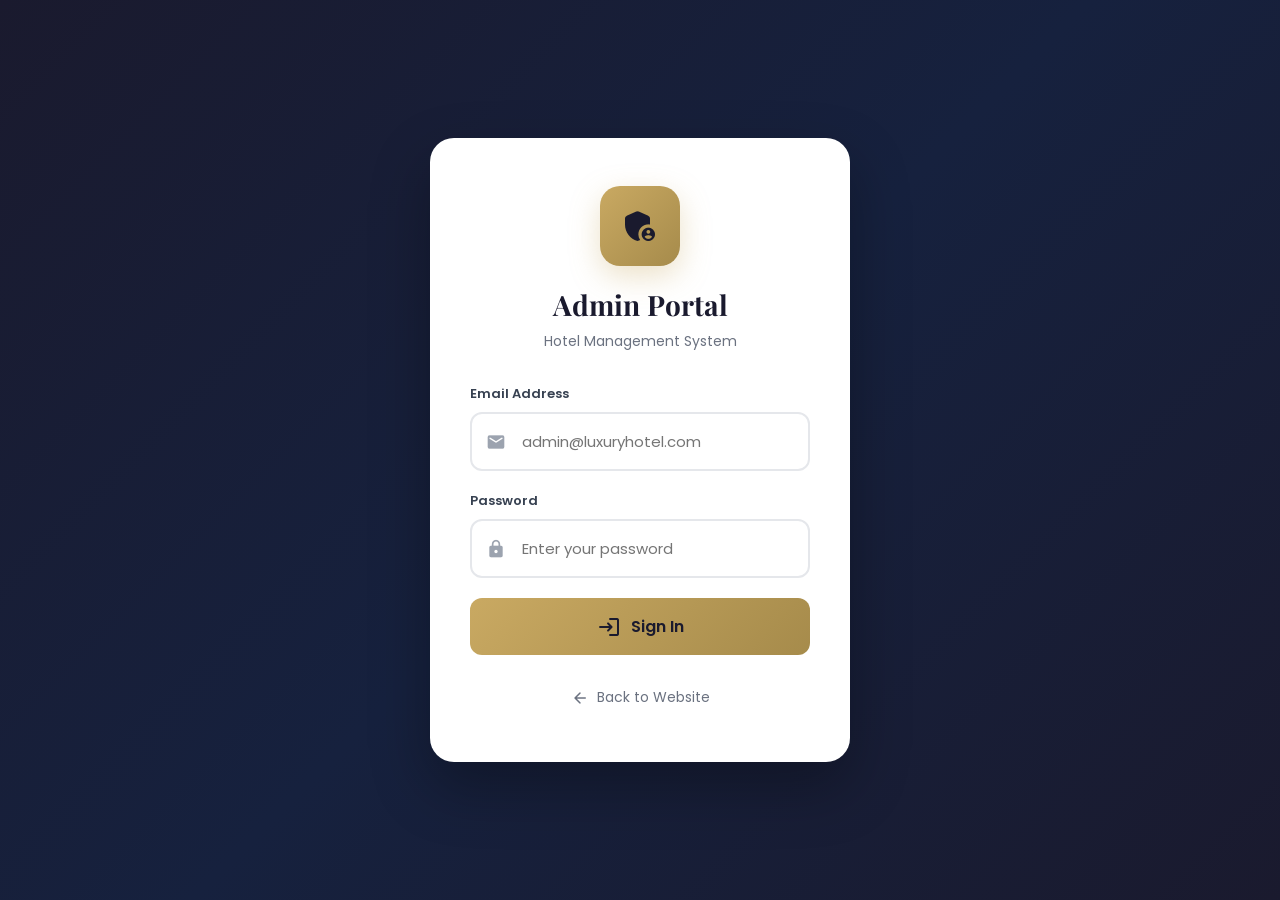
<file: admin-dashboard.html>
<!DOCTYPE html>
<html lang="en">
<head>
    <meta charset="UTF-8">
    <meta name="viewport" content="width=device-width, initial-scale=1.0">
    <title>Admin Dashboard - Luxury Hotel</title>
    <link href="https://fonts.googleapis.com/css2?family=Poppins:wght@300;400;500;600;700&display=swap" rel="stylesheet">
    <link href="https://fonts.googleapis.com/icon?family=Material+Icons+Round" rel="stylesheet">
    <style>
        * { margin: 0; padding: 0; box-sizing: border-box; }
        
        :root {
            --gold: #c9a962;
            --gold-dark: #a68b4b;
            --primary: #1a1a2e;
            --primary-light: #16213e;
            --white: #ffffff;
            --gray-50: #f8f9fa;
            --gray-100: #f3f4f6;
            --gray-200: #e5e7eb;
            --gray-300: #d1d5db;
            --gray-400: #9ca3af;
            --gray-500: #6b7280;
            --gray-600: #4b5563;
            --gray-700: #374151;
            --gray-800: #1f2937;
            --success: #10b981;
            --warning: #f59e0b;
            --danger: #ef4444;
            --blue: #3b82f6;
            --purple: #8b5cf6;
        }

        body {
            font-family: 'Poppins', sans-serif;
            background: var(--gray-100);
            color: var(--gray-800);
        }

        /* Sidebar */
        .sidebar {
            position: fixed;
            left: 0;
            top: 0;
            bottom: 0;
            width: 260px;
            background: var(--primary);
            display: flex;
            flex-direction: column;
            z-index: 100;
        }

        .sidebar-header {
            display: flex;
            align-items: center;
            gap: 12px;
            padding: 24px;
            border-bottom: 1px solid rgba(255,255,255,0.1);
        }

        .sidebar-header .material-icons-round {
            font-size: 28px;
            color: var(--gold);
        }

        .sidebar-header .logo {
            font-size: 18px;
            font-weight: 700;
            color: var(--white);
        }

        .sidebar-nav {
            flex: 1;
            padding: 16px 12px;
        }

        .nav-item {
            display: flex;
            align-items: center;
            gap: 12px;
            padding: 14px 16px;
            border-radius: 10px;
            color: var(--gray-400);
            text-decoration: none;
            font-size: 14px;
            font-weight: 500;
            cursor: pointer;
            transition: all 0.3s;
            border: none;
            background: none;
            width: 100%;
            text-align: left;
            margin-bottom: 4px;
        }

        .nav-item .material-icons-round { font-size: 20px; }
        .nav-item:hover { background: rgba(255,255,255,0.08); color: var(--white); }
        .nav-item.active { background: linear-gradient(135deg, var(--gold), var(--gold-dark)); color: var(--primary); }

        .sidebar-footer {
            padding: 16px 12px;
            border-top: 1px solid rgba(255,255,255,0.1);
        }

        /* Main Content */
        .main-content {
            margin-left: 260px;
            min-height: 100vh;
        }

        /* Top Bar */
        .topbar {
            height: 70px;
            background: var(--white);
            border-bottom: 1px solid var(--gray-200);
            display: flex;
            align-items: center;
            justify-content: space-between;
            padding: 0 32px;
            position: sticky;
            top: 0;
            z-index: 50;
        }

        .topbar h1 {
            font-size: 20px;
            font-weight: 700;
            color: var(--gray-800);
        }

        .admin-info {
            display: flex;
            align-items: center;
            gap: 12px;
        }

        .admin-avatar {
            width: 42px;
            height: 42px;
            background: linear-gradient(135deg, var(--gold), var(--gold-dark));
            border-radius: 10px;
            display: flex;
            align-items: center;
            justify-content: center;
            font-weight: 700;
            color: var(--primary);
            font-size: 16px;
        }

        .admin-info div { display: flex; flex-direction: column; }
        .admin-name { font-weight: 600; font-size: 14px; }
        .admin-role { font-size: 12px; color: var(--gray-500); text-transform: capitalize; }

        /* Content */
        .content-section {
            padding: 32px;
            display: none;
        }
        .content-section.active { display: block; }

        /* Stats Grid */
        .stats-grid {
            display: grid;
            grid-template-columns: repeat(4, 1fr);
            gap: 24px;
            margin-bottom: 32px;
        }

        .stat-card {
            background: var(--white);
            border-radius: 16px;
            padding: 24px;
            display: flex;
            align-items: center;
            gap: 20px;
            box-shadow: 0 1px 3px rgba(0,0,0,0.1);
        }

        .stat-icon {
            width: 56px;
            height: 56px;
            border-radius: 12px;
            display: flex;
            align-items: center;
            justify-content: center;
        }
        .stat-icon .material-icons-round { font-size: 28px; color: white; }
        .stat-card.blue .stat-icon { background: linear-gradient(135deg, var(--blue), #2563eb); }
        .stat-card.orange .stat-icon { background: linear-gradient(135deg, var(--warning), #ea580c); }
        .stat-card.green .stat-icon { background: linear-gradient(135deg, var(--success), #059669); }
        .stat-card.purple .stat-icon { background: linear-gradient(135deg, var(--purple), #7c3aed); }

        .stat-number { font-size: 28px; font-weight: 800; color: var(--gray-800); }
        .stat-label { font-size: 13px; color: var(--gray-500); margin-top: 4px; }

        /* Card */
        .card {
            background: var(--white);
            border-radius: 16px;
            box-shadow: 0 1px 3px rgba(0,0,0,0.1);
            overflow: hidden;
        }

        .card-header {
            display: flex;
            align-items: center;
            justify-content: space-between;
            padding: 20px 24px;
            border-bottom: 1px solid var(--gray-100);
        }

        .card-header h2 { font-size: 16px; font-weight: 700; color: var(--gray-800); }

        /* Table */
        .data-table { width: 100%; border-collapse: collapse; }
        .data-table th {
            background: var(--gray-50);
            padding: 12px 16px;
            text-align: left;
            font-size: 12px;
            font-weight: 600;
            color: var(--gray-500);
            text-transform: uppercase;
        }
        .data-table td {
            padding: 14px 16px;
            border-bottom: 1px solid var(--gray-100);
            font-size: 14px;
        }
        .data-table tr:last-child td { border-bottom: none; }
        .data-table tr:hover td { background: var(--gray-50); }

        /* Badge */
        .status-badge, .role-badge {
            display: inline-block;
            padding: 4px 12px;
            border-radius: 100px;
            font-size: 11px;
            font-weight: 600;
        }
        .status-badge.pending { background: rgba(245,158,11,0.12); color: var(--warning); }
        .status-badge.confirmed, .status-badge.active { background: rgba(16,185,129,0.12); color: var(--success); }
        .status-badge.checked_in { background: rgba(59,130,246,0.12); color: var(--blue); }
        .status-badge.checked_out, .status-badge.completed { background: rgba(107,114,128,0.12); color: var(--gray-600); }
        .status-badge.cancelled { background: rgba(239,68,68,0.12); color: var(--danger); }
        
        .role-badge.admin { background: rgba(139, 92, 246, 0.1); color: var(--purple); }
        .role-badge.staff { background: rgba(59, 130, 246, 0.1); color: var(--blue); }
        .role-badge.customer { background: rgba(16, 185, 129, 0.1); color: var(--success); }

        /* Action Buttons */
        .action-btn {
            width: 34px;
            height: 34px;
            border-radius: 8px;
            border: none;
            cursor: pointer;
            display: inline-flex;
            align-items: center;
            justify-content: center;
            transition: all 0.3s;
        }
        .action-btn .material-icons-round { font-size: 18px; }
        .action-btn.edit { background: rgba(245,158,11,0.12); color: var(--warning); }
        .action-btn.delete { background: rgba(239,68,68,0.12); color: var(--danger); }
        .action-btn:hover { transform: scale(1.1); }

        /* Buttons */
        .btn {
            display: inline-flex;
            align-items: center;
            gap: 8px;
            padding: 10px 18px;
            font-size: 14px;
            font-weight: 600;
            border-radius: 10px;
            border: none;
            cursor: pointer;
            transition: all 0.3s;
            font-family: inherit;
        }
        .btn-primary { background: linear-gradient(135deg, var(--gold), var(--gold-dark)); color: var(--primary); }
        .btn-outline { background: transparent; border: 2px solid var(--gray-200); color: var(--gray-600); }
        .btn-outline:hover { border-color: var(--gold); color: var(--gold); }

        /* Modal */
        .modal-overlay {
            position: fixed;
            inset: 0;
            background: rgba(0,0,0,0.5);
            display: flex;
            align-items: center;
            justify-content: center;
            z-index: 1000;
            opacity: 0;
            visibility: hidden;
            transition: all 0.3s;
        }
        .modal-overlay.show { opacity: 1; visibility: visible; }

        .modal {
            background: var(--white);
            border-radius: 16px;
            max-width: 450px;
            width: 90%;
            transform: scale(0.9);
            transition: all 0.3s;
        }
        .modal-overlay.show .modal { transform: scale(1); }

        .modal-header {
            display: flex;
            align-items: center;
            justify-content: space-between;
            padding: 20px 24px;
            border-bottom: 1px solid var(--gray-100);
        }
        .modal-header h3 { font-size: 16px; font-weight: 700; }
        .modal-header button {
            background: var(--gray-100);
            border: none;
            width: 30px;
            height: 30px;
            border-radius: 50%;
            cursor: pointer;
            font-size: 18px;
            color: var(--gray-500);
        }

        .modal-body { padding: 24px; }
        .modal-footer {
            display: flex;
            justify-content: flex-end;
            gap: 10px;
            padding: 16px 24px;
            border-top: 1px solid var(--gray-100);
        }

        .form-group { margin-bottom: 16px; }
        .form-group label {
            display: block;
            font-size: 13px;
            font-weight: 600;
            color: var(--gray-600);
            margin-bottom: 6px;
        }
        .form-control {
            width: 100%;
            padding: 12px;
            border: 2px solid var(--gray-200);
            border-radius: 8px;
            font-size: 14px;
        }
        .form-control:focus { outline: none; border-color: var(--gold); }

        /* Toast */
        .toast {
            position: fixed;
            bottom: 24px;
            right: 24px;
            background: var(--white);
            padding: 14px 20px;
            border-radius: 12px;
            box-shadow: 0 10px 40px rgba(0,0,0,0.2);
            display: flex;
            align-items: center;
            gap: 12px;
            transform: translateY(100px);
            opacity: 0;
            transition: all 0.3s;
            z-index: 2000;
        }
        .toast.show { transform: translateY(0); opacity: 1; }
        .toast .material-icons-round { font-size: 22px; color: var(--success); }
        .toast.error .material-icons-round { color: var(--danger); }
    </style>
</head>
<body>
    <!-- Sidebar -->
    <aside class="sidebar">
        <div class="sidebar-header">
            <span class="material-icons-round">admin_panel_settings</span>
            <span class="logo">Admin</span>
        </div>
        
        <nav class="sidebar-nav">
            <button class="nav-item active" data-section="dashboard">
                <span class="material-icons-round">dashboard</span>
                Dashboard
            </button>
            <button class="nav-item" data-section="bookings">
                <span class="material-icons-round">event_note</span>
                Bookings
            </button>
            <button class="nav-item" data-section="rooms">
                <span class="material-icons-round">hotel</span>
                Rooms
            </button>
            <button class="nav-item" data-section="services">
                <span class="material-icons-round">spa</span>
                Services
            </button>
            <button class="nav-item" data-section="users">
                <span class="material-icons-round">people</span>
                Clients
            </button>
        </nav>

        <div class="sidebar-footer">
            <a href="index.html" class="nav-item">
                <span class="material-icons-round">web</span>
                View Website
            </a>
            <button class="nav-item" id="logoutBtn">
                <span class="material-icons-round">logout</span>
                Logout
            </button>
        </div>
    </aside>

    <!-- Main Content -->
    <main class="main-content">
        <header class="topbar">
            <h1 id="pageTitle">Dashboard</h1>
            <div class="admin-info">
                <div>
                    <span class="admin-name" id="adminName">Admin</span>
                    <span class="admin-role" id="adminRole">Administrator</span>
                </div>
                <div class="admin-avatar" id="adminAvatar">A</div>
            </div>
        </header>

        <!-- Dashboard Section -->
        <section class="content-section active" id="dashboard">
            <div class="stats-grid">
                <div class="stat-card blue">
                    <div class="stat-icon"><span class="material-icons-round">event_note</span></div>
                    <div>
                        <span class="stat-number" id="statTotal">0</span>
                        <div class="stat-label">Total Bookings</div>
                    </div>
                </div>
                <div class="stat-card orange">
                    <div class="stat-icon"><span class="material-icons-round">schedule</span></div>
                    <div>
                        <span class="stat-number" id="statPending">0</span>
                        <div class="stat-label">Pending</div>
                    </div>
                </div>
                <div class="stat-card green">
                    <div class="stat-icon"><span class="material-icons-round">attach_money</span></div>
                    <div>
                        <span class="stat-number" id="statRevenue">$0</span>
                        <div class="stat-label">Revenue</div>
                    </div>
                </div>
                <div class="stat-card purple">
                    <div class="stat-icon"><span class="material-icons-round">people</span></div>
                    <div>
                        <span class="stat-number" id="statUsers">0</span>
                        <div class="stat-label">Clients</div>
                    </div>
                </div>
            </div>

            <div class="card">
                <div class="card-header">
                    <h2>Recent Bookings</h2>
                </div>
                <table class="data-table">
                    <thead>
                        <tr>
                            <th>ID</th>
                            <th>Guest</th>
                            <th>Room</th>
                            <th>Check In</th>
                            <th>Status</th>
                            <th>Amount</th>
                        </tr>
                    </thead>
                    <tbody id="recentBookings">
                        <tr><td colspan="6" class="loading">Loading...</td></tr>
                    </tbody>
                </table>
            </div>
        </section>

        <!-- Bookings Section -->
        <section class="content-section" id="bookings">
            <div class="card">
                <div class="card-header">
                    <h2>All Bookings</h2>
                </div>
                <table class="data-table" id="bookingsTableContainer">
                    <thead>
                        <tr>
                            <th>ID</th>
                            <th>Guest Name</th>
                            <th>Email</th>
                            <th>Room</th>
                            <th>Check In</th>
                            <th>Check Out</th>
                            <th>Status</th>
                            <th>Amount</th>
                            <th>Actions</th>
                        </tr>
                    </thead>
                    <tbody id="bookingsTable">
                        <tr><td colspan="9" class="loading">Loading...</td></tr>
                    </tbody>
                </table>
            </div>
        </section>

        <!-- Rooms Section -->
        <section class="content-section" id="rooms">
            <div class="card">
                <div class="card-header">
                    <h2>Room Management</h2>
                </div>
                <table class="data-table">
                    <thead>
                        <tr>
                            <th>ID</th>
                            <th>Room #</th>
                            <th>Name</th>
                            <th>Category</th>
                            <th>Price/Night</th>
                            <th>Capacity</th>
                            <th>Status</th>
                            <th>Actions</th>
                        </tr>
                    </thead>
                    <tbody id="roomsTable">
                        <tr><td colspan="8" class="loading">Loading...</td></tr>
                    </tbody>
                </table>
            </div>
        </section>

        <!-- Services Section -->
        <section class="content-section" id="services">
            <div class="card">
                <div class="card-header">
                    <h2>Services Management</h2>
                </div>
                <table class="data-table">
                    <thead>
                        <tr>
                            <th>ID</th>
                            <th>Name</th>
                            <th>Description</th>
                            <th>Price</th>
                            <th>Duration</th>
                            <th>Status</th>
                            <th>Actions</th>
                        </tr>
                    </thead>
                    <tbody id="servicesTable">
                        <tr><td colspan="7" class="loading">Loading...</td></tr>
                    </tbody>
                </table>
            </div>
        </section>

        <!-- Users Section -->
        <section class="content-section" id="users">
            <div class="card">
                <div class="card-header">
                    <h2>Client Management</h2>
                </div>
                <table class="data-table">
                    <thead>
                        <tr>
                            <th>ID</th>
                            <th>Name</th>
                            <th>Email</th>
                            <th>Phone</th>
                            <th>Role</th>
                            <th>Status</th>
                            <th>Joined</th>
                            <th>Actions</th>
                        </tr>
                    </thead>
                    <tbody id="usersTable">
                        <tr><td colspan="8" class="loading">Loading...</td></tr>
                    </tbody>
                </table>
            </div>
        </section>
    </main>

    <!-- Edit Booking Modal -->
    <div class="modal-overlay" id="editBookingModal">
        <div class="modal">
            <div class="modal-header">
                <h3>Update Booking Status</h3>
                <button onclick="closeModal('editBookingModal')">&times;</button>
            </div>
            <div class="modal-body">
                <input type="hidden" id="editBookingId">
                <div class="form-group">
                    <label>Status</label>
                    <select id="editBookingStatus" class="form-control">
                        <option value="pending">Pending</option>
                        <option value="confirmed">Confirmed</option>
                        <option value="checked_in">Checked In</option>
                        <option value="checked_out">Checked Out</option>
                        <option value="completed">Completed</option>
                        <option value="cancelled">Cancelled</option>
                    </select>
                </div>
            </div>
            <div class="modal-footer">
                <button class="btn btn-outline" onclick="closeModal('editBookingModal')">Cancel</button>
                <button class="btn btn-primary" onclick="saveBooking()">Save Changes</button>
            </div>
        </div>
    </div>

    <!-- Edit User Modal -->
    <div class="modal-overlay" id="editUserModal">
        <div class="modal">
            <div class="modal-header">
                <h3>Update User</h3>
                <button onclick="closeModal('editUserModal')">&times;</button>
            </div>
            <div class="modal-body">
                <input type="hidden" id="editUserId">
                <div class="form-group">
                    <label>Name</label>
                    <input type="text" id="editUserName" class="form-control">
                </div>
                <div class="form-group">
                    <label>Phone</label>
                    <input type="text" id="editUserPhone" class="form-control">
                </div>
                <div class="form-group">
                    <label>Role</label>
                    <select id="editUserRole" class="form-control">
                        <option value="customer">Customer</option>
                        <option value="staff">Staff</option>
                        <option value="admin">Admin</option>
                    </select>
                </div>
            </div>
            <div class="modal-footer">
                <button class="btn btn-outline" onclick="closeModal('editUserModal')">Cancel</button>
                <button class="btn btn-primary" onclick="saveUser()">Save Changes</button>
            </div>
        </div>
    </div>

    <!-- Edit Room Modal -->
    <div class="modal-overlay" id="editRoomModal">
        <div class="modal">
            <div class="modal-header">
                <h3>Edit Room</h3>
                <button onclick="closeModal('editRoomModal')">&times;</button>
            </div>
            <div class="modal-body">
                <input type="hidden" id="editRoomId">
                <div class="form-group">
                    <label>Room Name</label>
                    <input type="text" id="editRoomName" class="form-control">
                </div>
                <div class="form-group">
                    <label>Price per Night</label>
                    <input type="number" id="editRoomPrice" class="form-control" step="0.01">
                </div>
                <div class="form-group">
                    <label>Available</label>
                    <select id="editRoomAvailable" class="form-control">
                        <option value="1">Yes</option>
                        <option value="0">No</option>
                    </select>
                </div>
            </div>
            <div class="modal-footer">
                <button class="btn btn-outline" onclick="closeModal('editRoomModal')">Cancel</button>
                <button class="btn btn-primary" onclick="saveRoom()">Save Changes</button>
            </div>
        </div>
    </div>

    <!-- Edit Service Modal -->
    <div class="modal-overlay" id="editServiceModal">
        <div class="modal">
            <div class="modal-header">
                <h3>Edit Service</h3>
                <button onclick="closeModal('editServiceModal')">&times;</button>
            </div>
            <div class="modal-body">
                <input type="hidden" id="editServiceId">
                <div class="form-group">
                    <label>Name</label>
                    <input type="text" id="editServiceName" class="form-control">
                </div>
                <div class="form-group">
                    <label>Description</label>
                    <textarea id="editServiceDesc" class="form-control" rows="3"></textarea>
                </div>
                <div class="form-group">
                    <label>Price</label>
                    <input type="number" id="editServicePrice" class="form-control" step="0.01">
                </div>
                <div class="form-group">
                    <label>Duration (minutes)</label>
                    <input type="number" id="editServiceDuration" class="form-control">
                </div>
            </div>
            <div class="modal-footer">
                <button class="btn btn-outline" onclick="closeModal('editServiceModal')">Cancel</button>
                <button class="btn btn-primary" onclick="saveService()">Save Changes</button>
            </div>
        </div>
    </div>

    <!-- Toast -->
    <div class="toast" id="toast">
        <span class="material-icons-round">check_circle</span>
        <span id="toastMsg">Success!</span>
    </div>

    <script>
        // Set this to your php file path if they are in different folders.
        // If update.php and delete.php are in the same folder as this html, leave it empty.
        const API = ''; 

        document.addEventListener('DOMContentLoaded', function() {
            const isAdmin = localStorage.getItem('isAdmin');
            const user = JSON.parse(localStorage.getItem('user') || '{}');
            
            if (!isAdmin || !user.role) {
                window.location.href = 'admin-login.html';
                return;
            }
            
            document.getElementById('adminName').textContent = user.name || 'Admin';
            document.getElementById('adminRole').textContent = user.role;
            document.getElementById('adminAvatar').textContent = (user.name || 'A').charAt(0);
            
            loadDashboard();
        });

        document.getElementById('logoutBtn').addEventListener('click', function() {
            localStorage.clear();
            window.location.href = 'admin-login.html';
        });

        document.querySelectorAll('.nav-item[data-section]').forEach(function(item) {
            item.addEventListener('click', function() {
                showSection(this.dataset.section);
            });
        });

        function showSection(id) {
            document.querySelectorAll('.content-section').forEach(function(s) {
                s.classList.remove('active');
            });
            document.querySelectorAll('.nav-item').forEach(function(n) {
                n.classList.remove('active');
            });
            
            document.getElementById(id).classList.add('active');
            document.querySelector('[data-section="' + id + '"]').classList.add('active');
            document.getElementById('pageTitle').textContent = id.charAt(0).toUpperCase() + id.slice(1);
            
            switch(id) {
                case 'dashboard': loadDashboard(); break;
                case 'bookings': loadBookings(); break;
                case 'rooms': loadRooms(); break;
                case 'services': loadServices(); break;
                case 'users': loadUsers(); break;
            }
        }

        function loadDashboard() {
            loadStats();
            loadRecentBookings();
        }

        function loadStats() {
            fetch(API + 'read.php?stats')
                .then(r => r.json())
                .then(result => {
                    if (result.success) {
                        document.getElementById('statTotal').textContent = result.data.total || 0;
                        document.getElementById('statPending').textContent = result.data.pending || 0;
                        document.getElementById('statRevenue').textContent = '$' + (result.data.revenue || 0).toFixed(0);
                    }
                });
        }

        function loadRecentBookings() {
            fetch(API + 'read.php?bookings')
                .then(r => r.json())
                .then(result => {
                    let html = '';
                    if (result.success && result.data.length > 0) {
                        result.data.slice(0, 5).forEach(b => {
                            html += `<tr>
                                <td><strong>#${b.booking_id}</strong></td>
                                <td>${b.customer_name || 'Guest'}</td>
                                <td>${b.room_name || 'N/A'}</td>
                                <td>${formatDate(b.check_in_date)}</td>
                                <td><span class="status-badge ${b.status}">${b.status}</span></td>
                                <td><strong>$${b.total_amount}</strong></td>
                            </tr>`;
                        });
                    }
                    document.getElementById('recentBookings').innerHTML = html || '<tr><td colspan="6" class="loading">No bookings yet</td></tr>';
                });
        }

        function loadBookings() {
            fetch(API + 'read.php?bookings')
                .then(r => r.json())
                .then(result => {
                    let html = '';
                    if (result.success && result.data.length > 0) {
                        result.data.forEach(b => {
                            html += `<tr>
                                <td><strong>#${b.booking_id}</strong></td>
                                <td>${b.customer_name || 'Guest'}</td>
                                <td><small>${b.customer_email || '-'}</small></td>
                                <td>${b.room_name || 'N/A'}</td>
                                <td>${formatDate(b.check_in_date)}</td>
                                <td>${formatDate(b.check_out_date)}</td>
                                <td><span class="status-badge ${b.status}">${b.status}</span></td>
                                <td><strong>$${b.total_amount}</strong></td>
                                <td>
                                    <button class="action-btn edit" onclick="openEditBooking(${b.booking_id},'${b.status}')"><span class="material-icons-round">edit</span></button>
                                    <button class="action-btn delete" onclick="deleteBooking(${b.booking_id})"><span class="material-icons-round">delete</span></button>
                                </td>
                            </tr>`;
                        });
                    }
                    document.getElementById('bookingsTable').innerHTML = html || '<tr><td colspan="9" class="loading">No bookings yet</td></tr>';
                });
        }

        function loadRooms() {
            fetch(API + 'read.php?rooms')
                .then(r => r.json())
                .then(result => {
                    let html = '';
                    if (result.success && result.data.length > 0) {
                        result.data.forEach(r => {
                            // Store data safely in JSON
                            const info = {
                                name: r.name,
                                price: r.price_per_night,
                                available: r.is_available
                            };
                            // Convert to JSON and escape quotes for HTML attribute
                            const safeInfo = JSON.stringify(info).replace(/"/g, '&quot;');

                            html += `<tr>
                                <td><strong>#${r.room_id}</strong></td>
                                <td><strong>${r.room_number}</strong></td>
                                <td>${r.name}</td>
                                <td>${r.category_name || 'N/A'}</td>
                                <td><strong>$${Number(info.price).toFixed(2)}</strong></td>
                                <td>${r.capacity} persons</td>
                                <td><span class="status-badge ${r.is_available ? 'confirmed' : 'cancelled'}">${r.is_available ? 'Available' : 'Unavailable'}</span></td>
                                <td>
                                    <button class="action-btn edit" data-type="room" data-id="${r.room_id}" data-info='${safeInfo}'><span class="material-icons-round">edit</span></button>
                                    <button class="action-btn delete" onclick="deleteRoom(${r.room_id})"><span class="material-icons-round">delete</span></button>
                                </td>
                            </tr>`;
                        });
                    }
                    document.getElementById('roomsTable').innerHTML = html || '<tr><td colspan="8" class="loading">No rooms found</td></tr>';
                });
        }

        function loadServices() {
            fetch(API + 'read.php?services')
                .then(r => r.json())
                .then(result => {
                    let html = '';
                    if (result.success && result.data.length > 0) {
                        result.data.forEach(s => {
                            // Store data safely
                            const info = {
                                name: s.name,
                                desc: s.description || '',
                                price: s.price,
                                duration: s.duration_minutes || 0
                            };
                            // Convert to JSON and escape quotes
                            const safeInfo = JSON.stringify(info).replace(/"/g, '&quot;');

                            html += `<tr>
                                <td><strong>#${s.service_id}</strong></td>
                                <td><strong>${s.name}</strong></td>
                                <td><small>${(s.description || '').substring(0,40)}...</small></td>
                                <td><strong>$${Number(info.price).toFixed(2)}</strong></td>
                                <td>${info.duration ? info.duration + ' min' : '-'}</td>
                                <td><span class="status-badge ${s.is_active ? 'confirmed' : 'cancelled'}">${s.is_active ? 'Active' : 'Inactive'}</span></td>
                                <td>
                                    <button class="action-btn edit" data-type="service" data-id="${s.service_id}" data-info='${safeInfo}'><span class="material-icons-round">edit</span></button>
                                    <button class="action-btn delete" onclick="deleteService(${s.service_id})"><span class="material-icons-round">delete</span></button>
                                </td>
                            </tr>`;
                        });
                    }
                    document.getElementById('servicesTable').innerHTML = html || '<tr><td colspan="7" class="loading">No services found</td></tr>';
                });
        }

        function loadUsers() {
            fetch(API + 'read.php?users')
                .then(r => r.json())
                .then(result => {
                    let html = '';
                    if (result.success && result.data.length > 0) {
                        result.data.forEach(u => {
                            // Store data safely
                            const info = {
                                name: u.name,
                                phone: u.phone || '',
                                role: u.role
                            };
                            const safeInfo = JSON.stringify(info).replace(/"/g, '&quot;');

                            html += `<tr>
                                <td><strong>#${u.user_id}</strong></td>
                                <td><strong>${u.name}</strong></td>
                                <td>${u.email}</td>
                                <td>${u.phone}</td>
                                <td><span class="role-badge ${u.role}">${u.role}</span></td>
                                <td><span class="status-badge ${u.is_active ? 'confirmed' : 'cancelled'}">${u.is_active ? 'Active' : 'Inactive'}</span></td>
                                <td>${formatDate(u.created_at)}</td>
                                <td>
                                    <button class="action-btn edit" data-type="user" data-id="${u.user_id}" data-info='${safeInfo}'><span class="material-icons-round">edit</span></button>
                                    <button class="action-btn delete" onclick="deleteUser(${u.user_id})"><span class="material-icons-round">delete</span></button>
                                </td>
                            </tr>`;
                        });
                    }
                    document.getElementById('usersTable').innerHTML = html || '<tr><td colspan="8" class="loading">No clients yet</td></tr>';
                });
        }

        // This listener handles all "Edit" clicks using the data-attributes
        document.addEventListener('click', function(e) {
            const btn = e.target.closest('.action-btn.edit');
            if (!btn) return;

            const type = btn.dataset.type;
            const id = parseInt(btn.dataset.id);
            
            // Parse back to object
            const info = JSON.parse(btn.dataset.info);

            if (type === 'room') {
                openEditRoom(id, info.name, info.price, info.available);
            } else if (type === 'service') {
                openEditService(id, info.name, info.desc, info.price, info.duration);
            } else if (type === 'user') {
                openEditUser(id, info.name, info.phone, info.role);
            }
        });

        // --- Modal Openers ---

        function openEditBooking(id, status) {
            document.getElementById('editBookingId').value = id;
            document.getElementById('editBookingStatus').value = status;
            document.getElementById('editBookingModal').classList.add('show');
        }

        function openEditUser(id, name, phone, role) {
            document.getElementById('editUserId').value = id;
            document.getElementById('editUserName').value = name;
            document.getElementById('editUserPhone').value = phone;
            document.getElementById('editUserRole').value = role;
            document.getElementById('editUserModal').classList.add('show');
        }

        function openEditRoom(id, name, price, available) {
            document.getElementById('editRoomId').value = id;
            document.getElementById('editRoomName').value = name;
            document.getElementById('editRoomPrice').value = price;
            document.getElementById('editRoomAvailable').value = available ? 1 : 0;
            document.getElementById('editRoomModal').classList.add('show');
        }

        function openEditService(id, name, desc, price, duration) {
            document.getElementById('editServiceId').value = id;
            document.getElementById('editServiceName').value = name;
            document.getElementById('editServiceDesc').value = desc;
            document.getElementById('editServicePrice').value = price;
            document.getElementById('editServiceDuration').value = duration;
            document.getElementById('editServiceModal').classList.add('show');
        }

        // --- Save Functions ---

        function saveBooking() {
            const id = document.getElementById('editBookingId').value;
            const status = document.getElementById('editBookingStatus').value;
            fetch('update.php', {
                method: 'POST',
                headers: {'Content-Type': 'application/json'},
                body: JSON.stringify({booking_id: parseInt(id), status: status})
            })
            .then(r => r.json())
            .then(res => {
                if (res.success) {
                    showToast('Booking updated successfully!');
                    closeModal('editBookingModal');
                    loadBookings();
                }
            });
        }

        function saveUser() {
            const id = document.getElementById('editUserId').value;
            const data = {
                user_id: parseInt(id),
                name: document.getElementById('editUserName').value,
                phone: document.getElementById('editUserPhone').value,
                role: document.getElementById('editUserRole').value
            };
            fetch('update.php', {
                method: 'POST',
                headers: {'Content-Type': 'application/json'},
                body: JSON.stringify(data)
            })
            .then(r => r.json())
            .then(res => {
                if (res.success) {
                    showToast('User updated successfully!');
                    closeModal('editUserModal');
                    loadUsers();
                }
            });
        }

        function saveRoom() {
            const id = document.getElementById('editRoomId').value;
            const data = {
                room_id: parseInt(id),
                name: document.getElementById('editRoomName').value,
                price_per_night: parseFloat(document.getElementById('editRoomPrice').value),
                is_available: parseInt(document.getElementById('editRoomAvailable').value)
            };
            fetch('update.php', {
                method: 'POST',
                headers: {'Content-Type': 'application/json'},
                body: JSON.stringify(data)
            })
            .then(r => r.json())
            .then(res => {
                if (res.success) {
                    showToast('Room updated successfully!');
                    closeModal('editRoomModal');
                    loadRooms();
                }
            });
        }

        function saveService() {
            const id = document.getElementById('editServiceId').value;
            const data = {
                service_id: parseInt(id),
                name: document.getElementById('editServiceName').value,
                description: document.getElementById('editServiceDesc').value,
                price: parseFloat(document.getElementById('editServicePrice').value),
                duration_minutes: document.getElementById('editServiceDuration').value ? parseInt(document.getElementById('editServiceDuration').value) : null
            };
            fetch('update.php', {
                method: 'POST',
                headers: {'Content-Type': 'application/json'},
                body: JSON.stringify(data)
            })
            .then(r => r.json())
            .then(res => {
                if (res.success) {
                    showToast('Service updated successfully!');
                    closeModal('editServiceModal');
                    loadServices();
                }
            });
        }

        // --- Delete Functions ---

        function deleteBooking(id) {
            if (!confirm('Delete this booking?')) return;
            fetch('delete.php', {
                method: 'POST',
                headers: {'Content-Type': 'application/json'},
                body: JSON.stringify({booking_id: id})
            })
            .then(r => r.json())
            .then(res => {
                if (res.success) {
                    showToast('Booking deleted!');
                    loadBookings();
                }
            });
        }

        function deleteRoom(id) {
            if (!confirm('Delete this room?')) return;
            fetch('delete.php', {
                method: 'POST',
                headers: {'Content-Type': 'application/json'},
                body: JSON.stringify({room_id: id})
            })
            .then(r => r.json())
            .then(res => {
                if (res.success) loadRooms();
            });
        }

        function deleteService(id) {
            if (!confirm('Delete this service?')) return;
            fetch('delete.php', {
                method: 'POST',
                headers: {'Content-Type': 'application/json'},
                body: JSON.stringify({service_id: id})
            })
            .then(r => r.json())
            .then(res => {
                if (res.success) loadServices();
            });
        }

        function deleteUser(id) {
            if (!confirm('Delete this user?')) return;
            fetch('delete.php', {
                method: 'POST',
                headers: {'Content-Type': 'application/json'},
                body: JSON.stringify({user_id: id})
            })
            .then(r => r.json())
            .then(res => {
                if (res.success) {
                    showToast('User deleted!');
                    loadUsers();
                }
            });
        }

        function closeModal(id) {
            document.getElementById(id).classList.remove('show');
        }

        function showToast(msg, type = '') {
            const toast = document.getElementById('toast');
            document.getElementById('toastMsg').textContent = msg;
            toast.className = 'toast' + (type === 'error' ? ' error' : '') + ' show';
            setTimeout(() => toast.classList.remove('show'), 3000);
        }

        function formatDate(date) {
            if (!date) return '-';
            const d = new Date(date);
            return d.toLocaleDateString('en-US', { month: 'short', day: 'numeric', year: 'numeric' });
        }
    </script>
</body>
</html>
</file>
